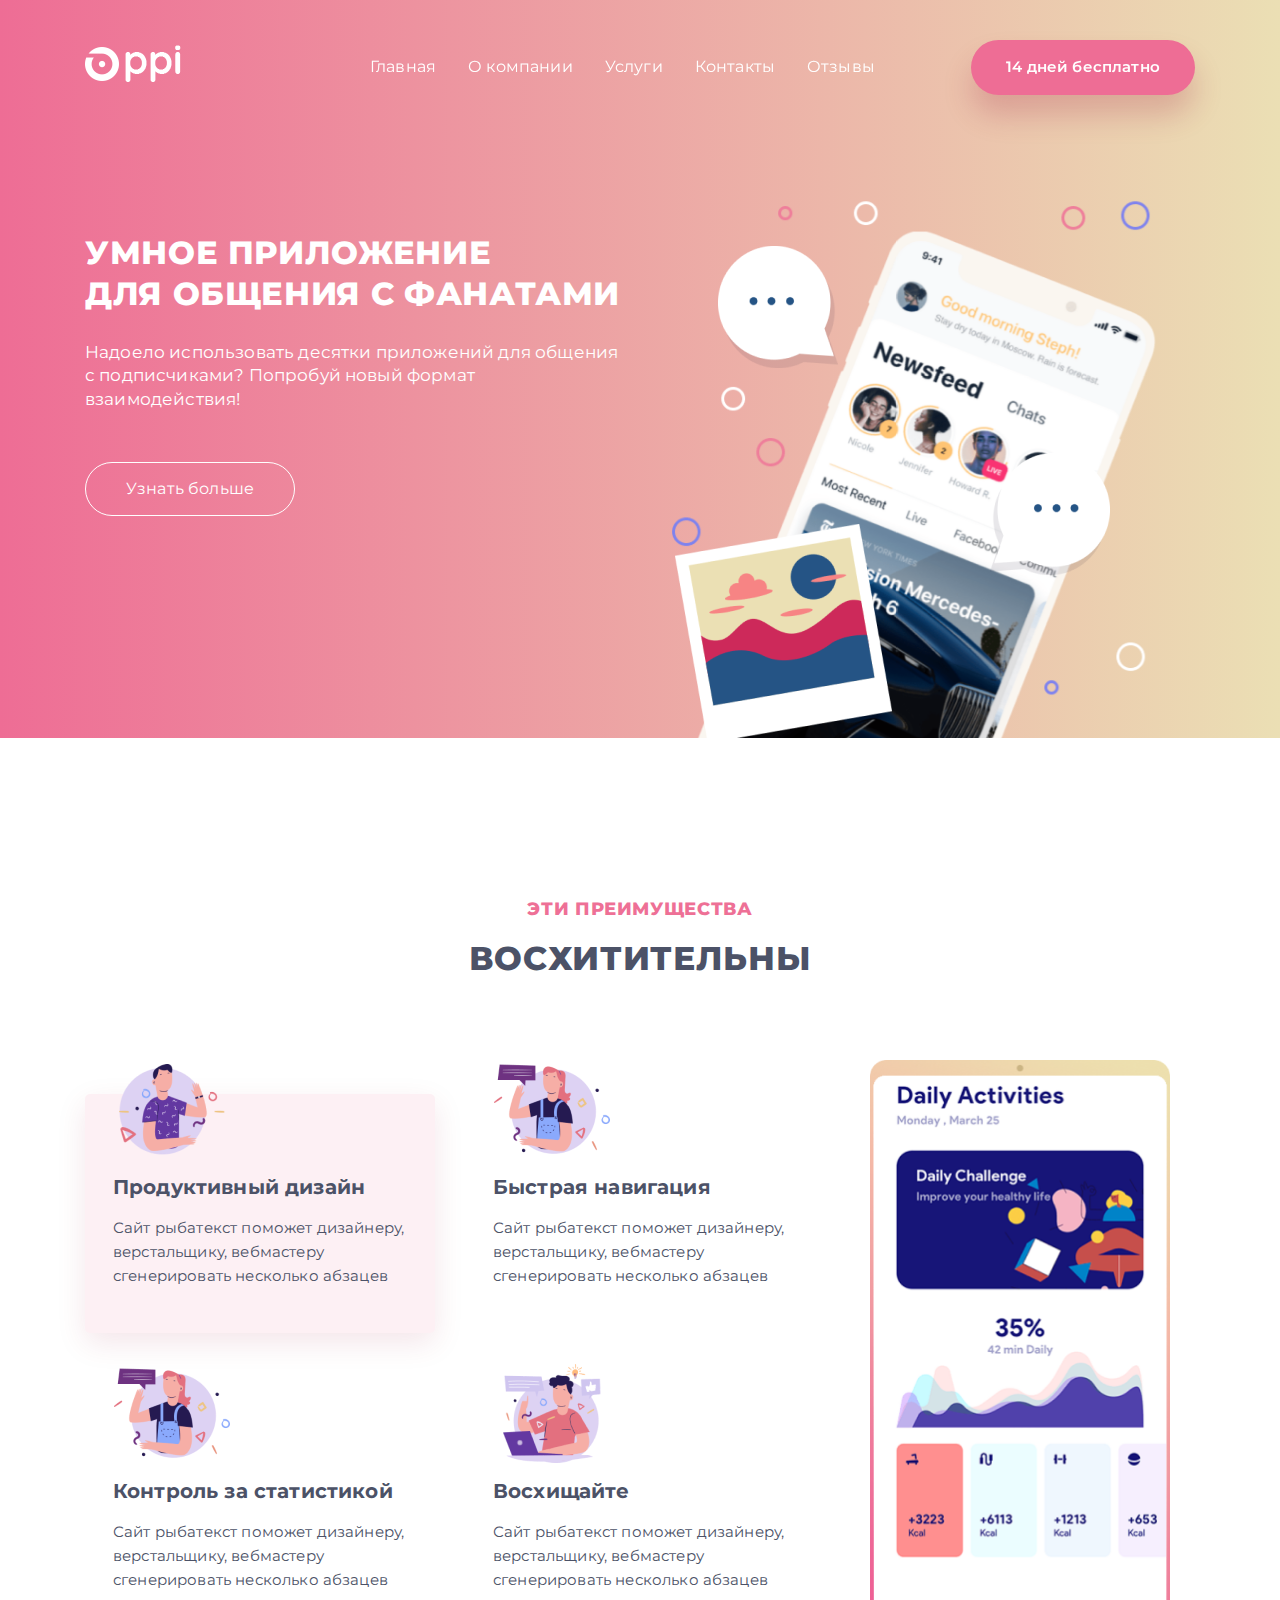
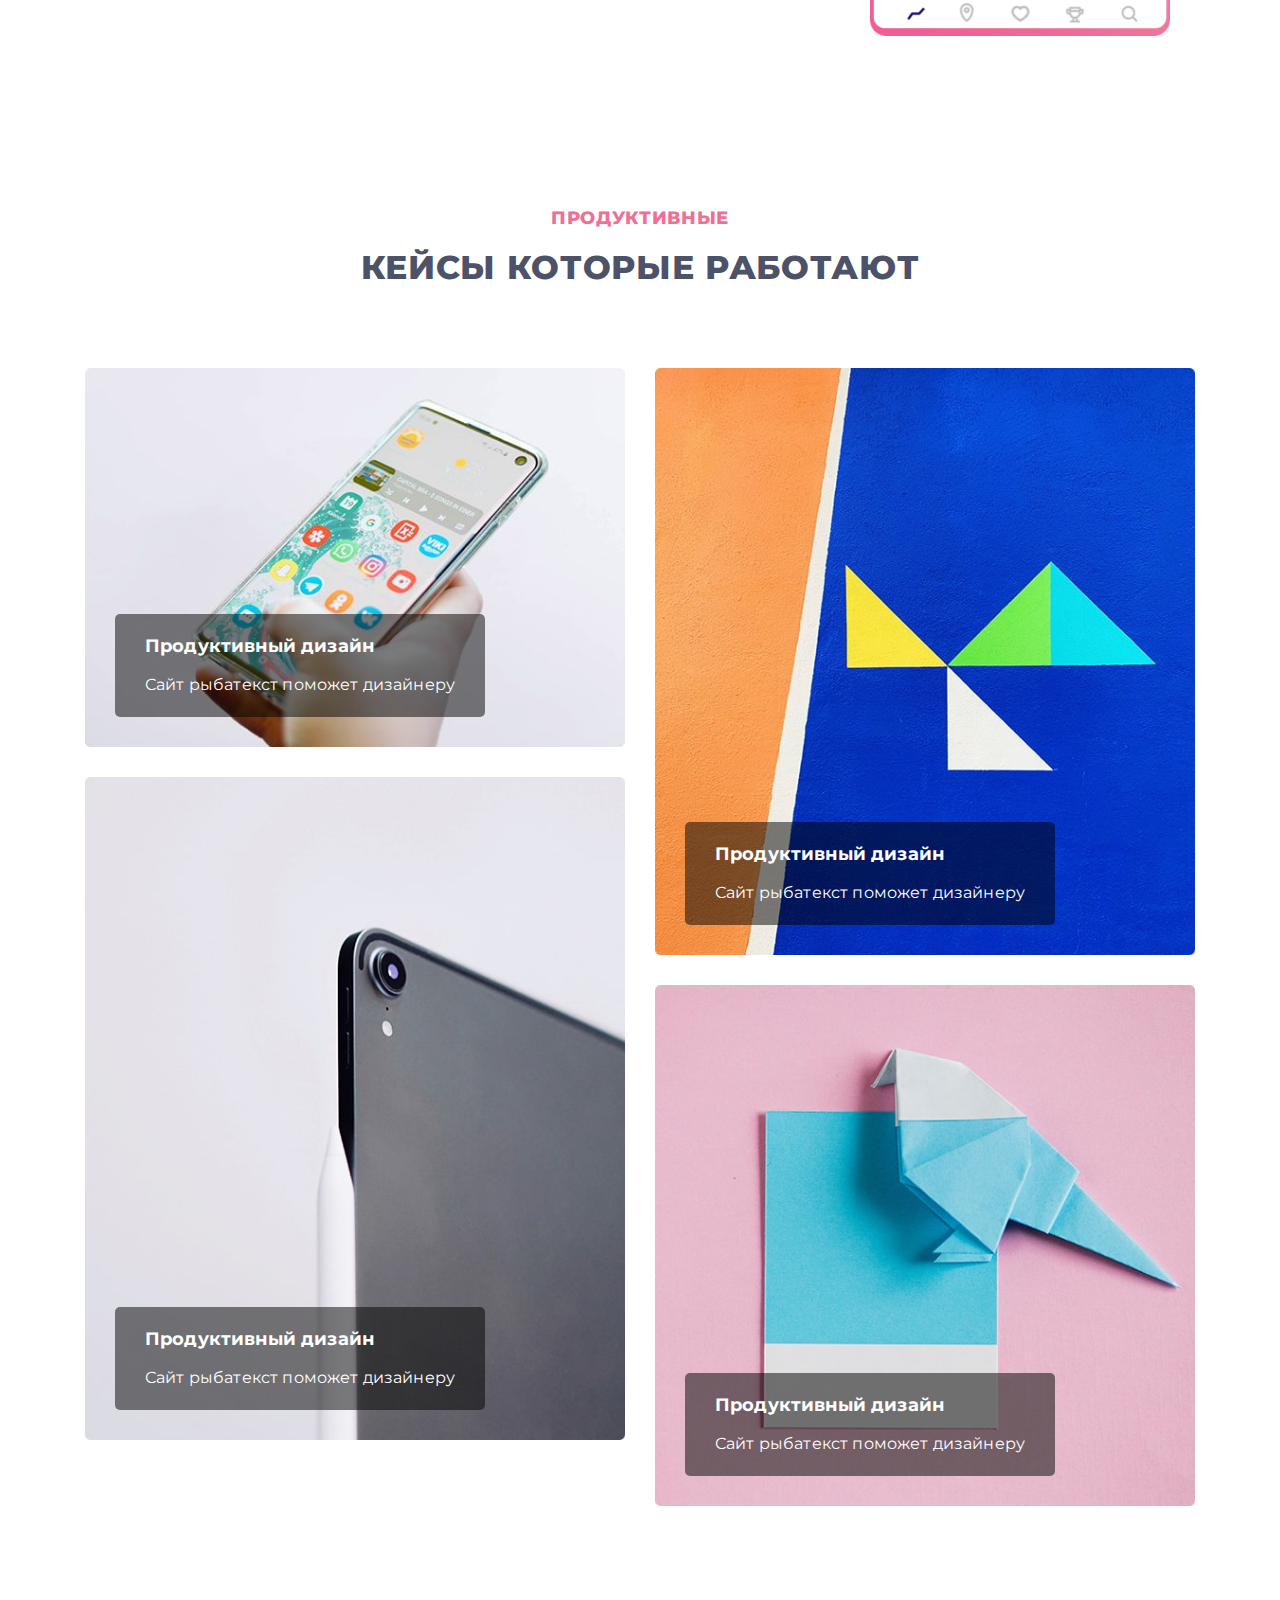
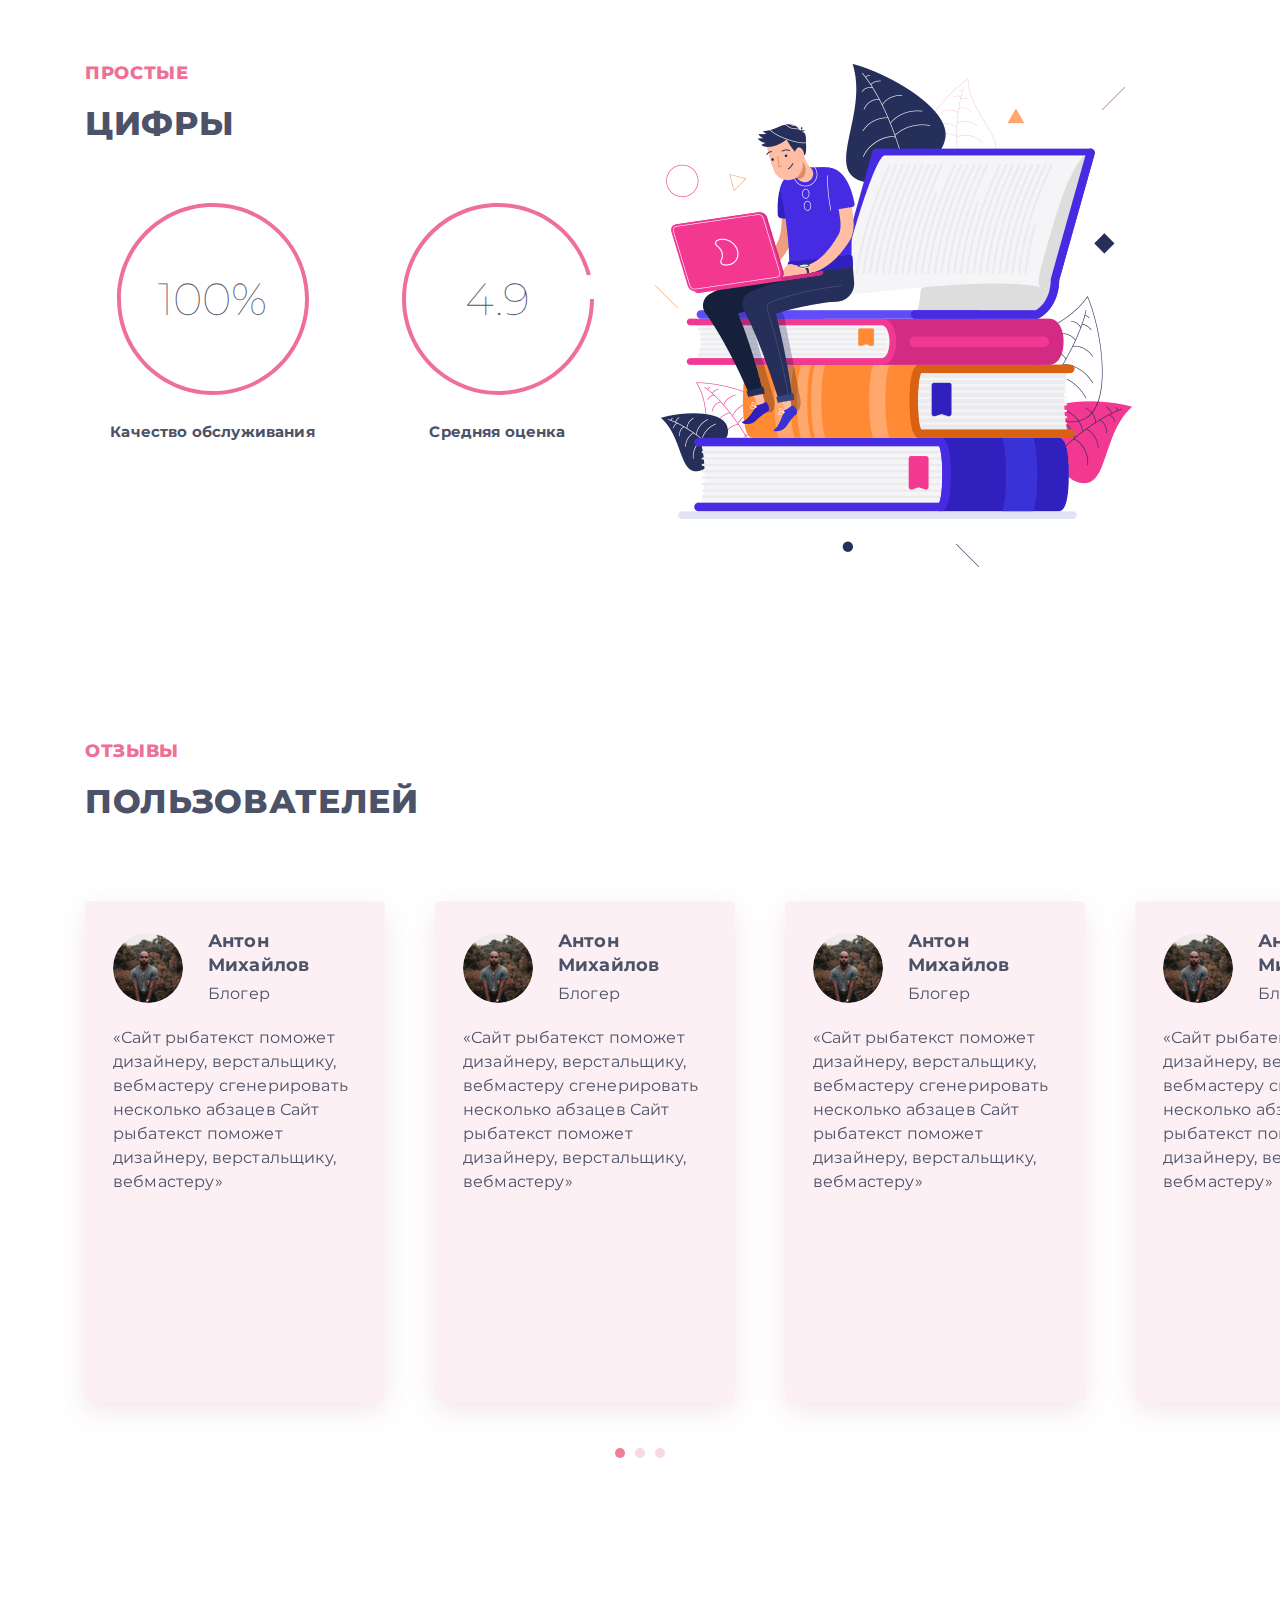
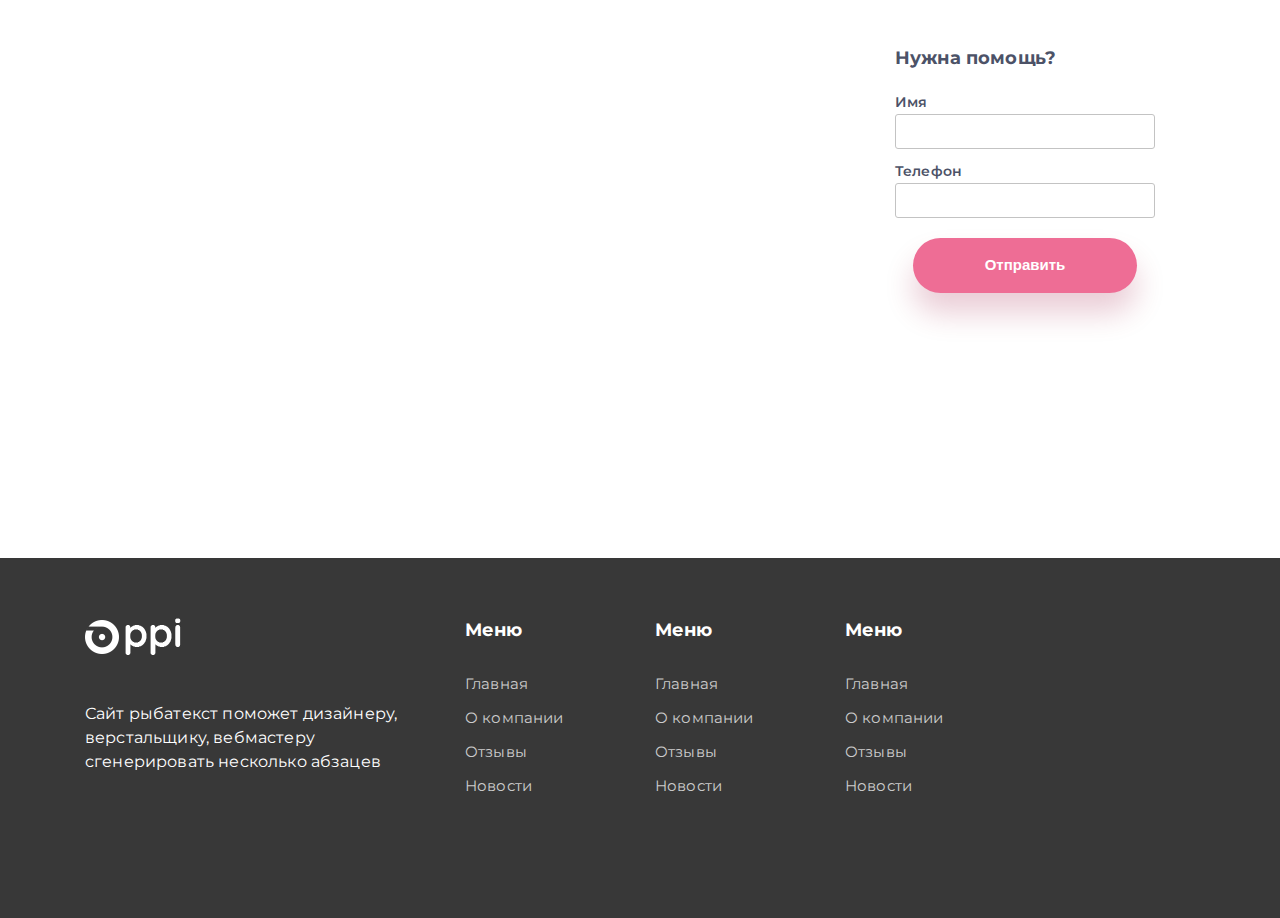
<file: lesson7/index.html>
<!DOCTYPE html>
<html lang="ru">

<head>
	<meta charset="UTF-8">
	<meta name="viewport" content="width=device-width, initial-scale=1.0">
	<meta http-equiv="X-UA-Compatible" content="ie=edge">
	<title>PPI</title>
	<link href="https://fonts.googleapis.com/css?family=Montserrat:100,400,500,700,800&display=swap" rel="stylesheet">
	<link rel="stylesheet" href="css/bootstrap-grid.css">
	<link rel="stylesheet" href="css/main.css">
	<link rel="stylesheet" href="https://unpkg.com/swiper/swiper-bundle.min.css">
	<script src="https://api-maps.yandex.ru/2.1/?apikey=e81e5104-251c-4b79-be5e-921edf1f9646&lang=ru_RU"
		type="text/javascript">
		</script>
</head>

<body>
	<!-- Первый экран -->
	<header class="header">
		<div class="container">
			<!-- Шапка -->
			<div class="head">
				<div class="row align-items-center">
					<div class="col-xl-3 col-lg-2 col-auto">
						<a href="#" class="head__logo">
							<img src="img/logo.png" alt="Логотип компании">
						</a>
					</div>
					<div class="col-xl-6 col-lg-7 col-auto d-flex align-items-center order-lg-0 order-1">
						<nav class="head__menu">
							<ul class="head__links d-flex">
								<li class="head__item">
									<a href="#" class="head__link">
										Главная
									</a>
								</li>
								<li class="head__item">
									<a href="#" class="head__link">
										О компании
									</a>
								</li>
								<li class="head__item">
									<a href="#" class="head__link">
										Услуги
									</a>
								</li>
								<li class="head__item">
									<a href="#" class="head__link">
										Контакты
									</a>
								</li>
								<li class="head__item">
									<a href="#" class="head__link">
										Отзывы
									</a>
								</li>
							</ul>
							<button type="button" class="menu-close" id="closeMenu">x</button>
						</nav>
						<div class="hamburger">
							<img src="img/hamburger.svg" alt="Гамбургер">
						</div>
					</div>
					<div class="col-lg-3 col-auto flex-grow-1 d-flex justify-content-end">
						<a href="#" class="head__btn button">
							14 дней бесплатно
						</a>
					</div>
				</div>
			</div><!-- Шапка конец -->
			<div class="row">
				<div class="col-lg-6">
					<div class="offer">
						<h1 class="offer__title">
							Умное приложение
							для&nbsp;общения с фанатами
						</h1>
						<p class="offer__disc">
							Надоело использовать десятки приложений для общения с подписчиками? Попробуй новый формат
							взаимодействия!
						</p>
						<a href="#" class="offer__link">Узнать больше</a>
					</div>
				</div>
				<div class="col-lg-6 d-flex justify-content-center">
					<div class="images" id="scene">
						<div>
							<img src="img/circles-bg.png" alt="Кольца" class="images__bg">
						</div>
						<div>
							<img src="img/phone-main.png" alt="Изображение приложения" class="images__center">
						</div>
						<div data-depth="0.6" class="layer">
							<img src="img/dialog-1.png" alt="Изображение переписки" class="images__chat-one">
						</div>
						<div data-depth="0.3" class="layer">
							<img src="img/dialog-2.png" alt="Изображение переписки" class="images__chat-two">
						</div>
						<div>
							<img src="img/pic.png" alt="Изображение снимка" class="images__pic">
						</div>
						<div>
							<img src="img/main-image-sm.png" alt="Изображение приложения" class="main-img-sm d-sm-none">
						</div>
					</div>

				</div>
			</div>
		</div>
	</header>
	<!-- Первый экран END -->

	<section class="proof">
		<div class="container">
			<div class="row">
				<div class="col-12">
					<h2 class="section__title">
						<span>Эти преимущества</span>
						Восхитительны
					</h2>
				</div>
			</div>
			<div class="row d-flex align-items-lg-start">
				<div class="col-lg-8 col-md-6">
					<div class="row cards">
						<div class="col-lg-6">
							<div class="card card-active">
								<img src="img/image 14.png" alt="Картинка преимущества" class="card__img">
								<h3 class="card__title">
									Продуктивный дизайн
								</h3>
								<p class="card__disc">
									Сайт рыбатекст поможет дизайнеру, верстальщику, вебмастеру сгенерировать несколько
									абзацев
								</p>
							</div>
						</div>
						<div class="col-lg-6">
							<div class="card">
								<img src="img/image 19.png" alt="Картинка преимущества" class="card__img">
								<h3 class="card__title">
									Быстрая навигация
								</h3>
								<p class="card__disc">
									Сайт рыбатекст поможет дизайнеру, верстальщику, вебмастеру сгенерировать несколько
									абзацев
								</p>
							</div>
						</div>
						<div class="col-lg-6">
							<div class="card">
								<img src="img/image 19.png" alt="Картинка преимущества" class="card__img">
								<h3 class="card__title">
									Контроль за статистикой
								</h3>
								<p class="card__disc">
									Сайт рыбатекст поможет дизайнеру, верстальщику, вебмастеру сгенерировать несколько
									абзацев
								</p>
							</div>
						</div>
						<div class="col-lg-6">
							<div class="card">
								<img src="img/image 14-1.png" alt="Картинка преимущества" class="card__img">
								<h3 class="card__title">
									Восхищайте
								</h3>
								<p class="card__disc">
									Сайт рыбатекст поможет дизайнеру, верстальщику, вебмастеру сгенерировать несколько
									абзацев
								</p>
							</div>
						</div>
					</div>
				</div>
				<div class="col-lg-4 col-md-6 d-flex justify-content-center align-items-center">
					<div class="tabs-contents">
						<div class="tab-content active">
							<img src="img/tabs/content_1.png" alt="Изображение приложения" class="phone img-fluid">
						</div>
						<div class="tab-content">
							<img src="img/tabs/content_2.png" alt="Изображение приложения" class="phone img-fluid">
						</div>
						<div class="tab-content">
							<img src="img/tabs/content_3.png" alt="Изображение приложения" class="phone img-fluid">
						</div>
						<div class="tab-content">
							<img src="img/tabs/content_4.png" alt="Изображение приложения" class="phone img-fluid">
						</div>
					</div>
				</div>
			</div>
		</div>
	</section>


	<section class="keys">
		<div class="container">
			<div class="row">
				<div class="col-12">
					<h2 class="section__title">
						<span>продуктивные</span>
						кейсы которые работают
					</h2>
				</div>
			</div>
			<div class="row d-flex">
				<div class="col-lg-6 column-left">
					<div class="design">
						<img src="img/image 22.png" alt="Фото телефона" class="design__img img-fluid">
						<div class="design__info">
							<h4 class="design__title">
								Продуктивный дизайн
							</h4>
							<p class="design__disc">
								Сайт рыбатекст поможет дизайнеру
							</p>
						</div>
					</div>
					<div class="design">
						<img src="img/image 23.png" alt="Фото телефона" class="design__img img-fluid">
						<div class="design__info">
							<h4 class="design__title">
								Продуктивный дизайн
							</h4>
							<p class="design__disc">
								Сайт рыбатекст поможет дизайнеру
							</p>
						</div>
					</div>
				</div>
				<div class="col-lg-6 column-right">
					<div class="design">
						<img src="img/image 21.png" alt="Фото телефона" class="design__img img-fluid">
						<div class="design__info">
							<h4 class="design__title">
								Продуктивный дизайн
							</h4>
							<p class="design__disc">
								Сайт рыбатекст поможет дизайнеру
							</p>
						</div>
					</div>
					<div class="design">
						<img src="img/image 20.png" alt="Фото телефона" class="design__img img-fluid">
						<div class="design__info">
							<h4 class="design__title">
								Продуктивный дизайн
							</h4>
							<p class="design__disc">
								Сайт рыбатекст поможет дизайнеру
							</p>
						</div>
					</div>
				</div>
			</div>
		</div>
	</section>

	<section class="numbers">
		<div class="container">
			<div class="row">
				<div class="col-lg-6">
					<h2 class="section__title">
						<span>простые</span>
						цифры
					</h2>
					<div class="row">
						<div class="col-sm-6">
							<div class="number">
								<div class="number__progress d-flex justify-content-center">
									<img src="img/circle-100.svg" alt="Progress-bar" class="number__circle">
									<span>100%</span>
								</div>
								<p class="number__desc">Качество обслуживания</p>
							</div>
						</div>
						<div class="col-sm-6">
							<div class="number">
								<div class="number__progress d-flex justify-content-center">
									<img src="img/circle-49.svg" alt="Progress-bar" class="number__circle">
									<span>4.9</span>
								</div>
								<p class="number__desc">Средняя оценка</p>
							</div>
						</div>
					</div>
				</div>
				<div class="col-lg-6">
					<img src="img/student.png" alt="Изображение студента" class="img-fluid illustration">
				</div>
			</div>
		</div>
	</section>

	<section class="reviews">
		<div class="container">
			<div class="row">
				<div class="col-12">
					<h2 class="section__title">
						<span>отзывы</span>
						пользователей
					</h2>
					<!-- Слайдер -->
					<div class="slider swiper-container">
						<div class="slider__list swiper-wrapper">
							<div class="person swiper-slide">
								<div class="person__headline d-flex align-items-center">
									<img src="img/person.png" alt="" class="person__pic">
									<div class="person__info">
										<h5 class="preson__name">Антон Михайлов</h5>
										<span class="person__position">Блогер</span>
									</div>
								</div>
								<p class="person__speach">«Сайт рыбатекст поможет дизайнеру, верстальщику, вебмастеру
									сгенерировать несколько абзацев Сайт рыбатекст поможет дизайнеру, верстальщику,
									вебмастеру»</p>
							</div>

							<div class="person swiper-slide">
								<!-- Один отзыв -->
								<div class="person__headline d-flex align-items-center">
									<img src="img/person.png" alt="" class="person__pic">
									<div class="person__info">
										<h5 class="preson__name">Антон Михайлов</h5>
										<span class="person__position">Блогер</span>
									</div>
								</div>
								<p class="person__speach">«Сайт рыбатекст поможет дизайнеру, верстальщику, вебмастеру
									сгенерировать несколько абзацев Сайт рыбатекст поможет дизайнеру, верстальщику,
									вебмастеру»</p>
							</div><!-- Один отзыв конец-->

							<div class="person swiper-slide">
								<div class="person__headline d-flex align-items-center">
									<img src="img/person.png" alt="" class="person__pic">
									<div class="person__info">
										<h5 class="preson__name">Антон Михайлов</h5>
										<span class="person__position">Блогер</span>
									</div>
								</div>
								<p class="person__speach">«Сайт рыбатекст поможет дизайнеру, верстальщику, вебмастеру
									сгенерировать несколько абзацев Сайт рыбатекст поможет дизайнеру, верстальщику,
									вебмастеру»</p>
							</div>

							<div class="person swiper-slide">
								<!-- Один отзыв -->
								<div class="person__headline d-flex align-items-center">
									<img src="img/person.png" alt="" class="person__pic">
									<div class="person__info">
										<h5 class="preson__name">Антон Михайлов</h5>
										<span class="person__position">Блогер</span>
									</div>
								</div>
								<p class="person__speach">«Сайт рыбатекст поможет дизайнеру, верстальщику, вебмастеру
									сгенерировать несколько абзацев Сайт рыбатекст поможет дизайнеру, верстальщику,
									вебмастеру»</p>
							</div><!-- Один отзыв конец-->

							<div class="person swiper-slide">
								<div class="person__headline d-flex align-items-center">
									<img src="img/person.png" alt="" class="person__pic">
									<div class="person__info">
										<h5 class="preson__name">Антон Михайлов</h5>
										<span class="person__position">Блогер</span>
									</div>
								</div>
								<p class="person__speach">«Сайт рыбатекст поможет дизайнеру, верстальщику, вебмастеру
									сгенерировать несколько абзацев Сайт рыбатекст поможет дизайнеру, верстальщику,
									вебмастеру»</p>
							</div>
						</div>
						<!-- Навигация по слайдеру -->
						<ul class="dots">
							<li class="active">
								<button type="button"></button>
							</li>
							<li class="slick-active">
								<button type="button"></button>
							</li>
							<li>
								<button type="button"></button>
							</li>
						</ul>
					</div>
				</div>
			</div>
		</div>
	</section>

	<!-- Карта с формой -->

	<section class="map">
		<div class="container-fluid">
			<div class="map-block" id="map"></div>
		</div>
		<div class="container">
			<div class="row">
				<div class="col-12">
					<form class="form" method="get" id="form-help">
						<h5 class="form__title">Нужна помощь?</h5>
						<div class="form__field">
							<label for="name">Имя</label>
							<input type="text" id="name" name="firstName" required>
						</div>
						<div class="form__field">
							<label for="tel">Телефон</label>
							<input type="number" id="phone" name="phoneNumber" required>
						</div>
						<button type="submit" class="form__btn button" id="submit-help">
							Отправить
						</button>
					</form>
				</div>
			</div>
		</div>
	</section>

	<footer class="footer">
		<div class="container">
			<div class="row">
				<div class="col-lg-4">
					<a href="#" class="logo">
						<img src="img/logo.png" alt="Логотип компании">
					</a>
					<p class="footer-text">
						Сайт рыбатекст поможет дизайнеру, верстальщику, вебмастеру сгенерировать несколько абзацев
					</p>
				</div>
				<div class="col-lg-2 col-md-4 col-sm-6">
					<nav class="menu">
						<h5 class="menu__title">Меню</h5>
						<ul class="menu__list">
							<li>
								<a href="#">Главная</a>
							</li>
							<li>
								<a href="#">О компании</a>
							</li>
							<li>
								<a href="#">Отзывы</a>
							</li>
							<li>
								<a href="#">Новости</a>
							</li>
						</ul>
					</nav>
				</div>
				<div class="col-lg-2 col-md-4 col-sm-6">
					<nav class="menu">
						<h5 class="menu__title">Меню</h5>
						<ul class="menu__list">
							<li>
								<a href="#">Главная</a>
							</li>
							<li>
								<a href="#">О компании</a>
							</li>
							<li>
								<a href="#">Отзывы</a>
							</li>
							<li>
								<a href="#">Новости</a>
							</li>
						</ul>
					</nav>
				</div>
				<div class="col-lg-2 col-md-4 col-sm-6">
					<nav class="menu">
						<h5 class="menu__title">Меню</h5>
						<ul class="menu__list">
							<li>
								<a href="#">Главная</a>
							</li>
							<li>
								<a href="#">О компании</a>
							</li>
							<li>
								<a href="#">Отзывы</a>
							</li>
							<li>
								<a href="#">Новости</a>
							</li>
						</ul>
					</nav>
				</div>
			</div>
		</div>
	</footer>
	<script src="js/jquery-3.5.1.min.js"></script>
	<script src="js/bootstrap.min.js"></script>
	<script src="js/parallax.js"></script>
	<script src="https://unpkg.com/swiper/swiper-bundle.min.js"></script>
	<script src="js/jquery.validate.min.js"></script>
	<script src="js/main.js"></script>
</body>

</html>
</file>
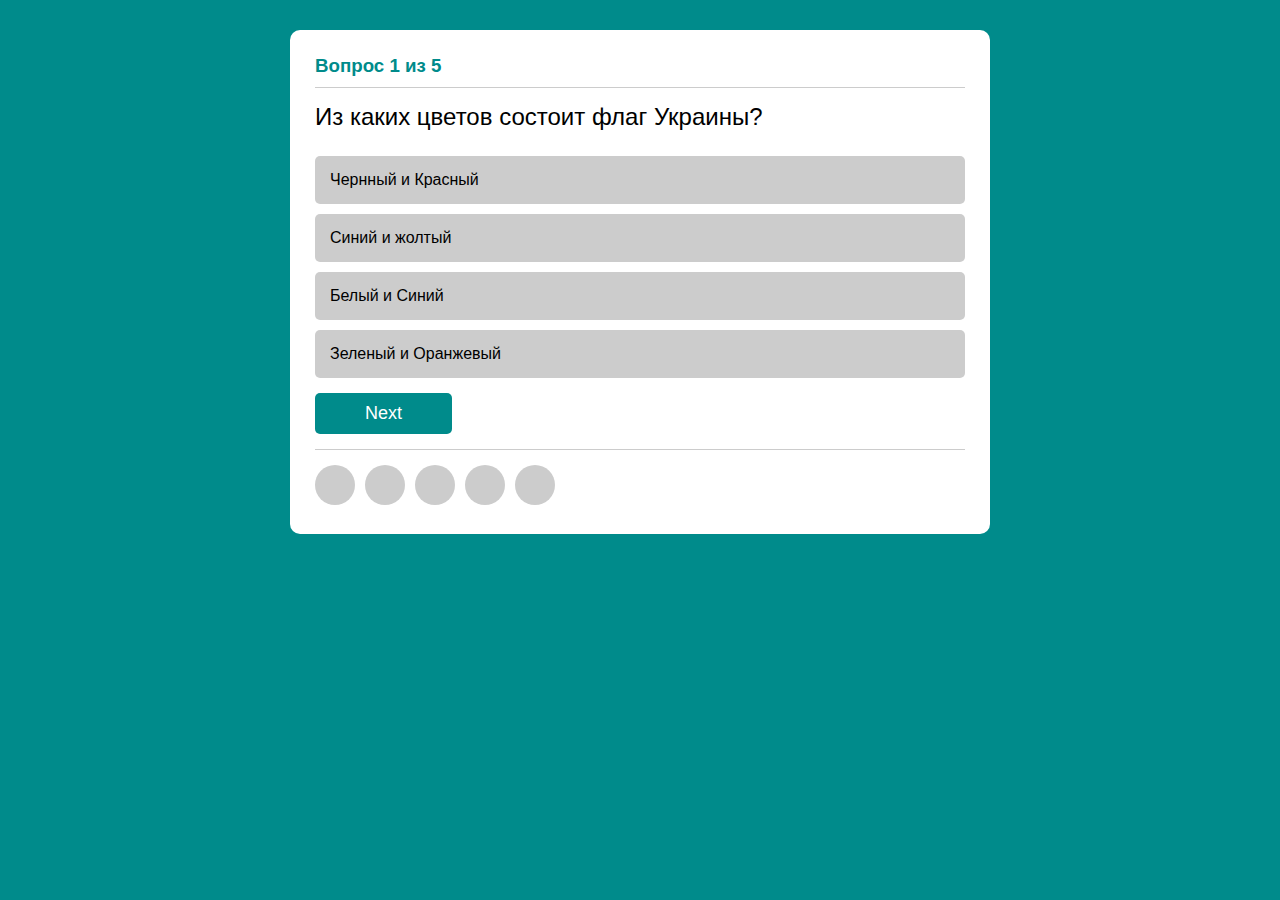
<file: quiz/index.html>
<!DOCTYPE html>
<html lang="en">
<head>
    <meta charset="UTF-8">
    <meta name="viewport" content="width=device-width, initial-scale=1.0">
    <meta http-equiv="X-UA-Compatible" content="ie=edge">
    <title>Quiz</title>
	<link rel="stylesheet" href="style.css">
</head>
<body>
    <div class="quiz-over-modal">
        <div class="content">
            <h1>Хороший результат !</h1>
            <p>Ты ответил на 
                <span id="correct-answer"></span> из 
                <span id="number-of-all-questions-2"></span> вопроса
            </p>
            <button id="btn-try-again">Попробуй снова</button>
        </div>
    </div>
    <div class="quiz-container">
        <div class="question-number">
            <h3>Вопрос 
                <span id="number-of-question"></span>
                из
                <span id="number-of-all-questions"></span>
            </h3>
        </div>
        <div id="question"></div>
        <div class="options">
            <div data-id="0" class="option option1"></div>
            <div data-id="1" class="option option2"></div>
            <div data-id="2" class="option option3"></div>
            <div data-id="3" class="option option4"></div>
        </div>
        <div class="button">
            <button id="btn-next">Next</button>
        </div>
        <div id="answers-tracker">
            
        </div>
    </div>
    <script src="main.js"></script>
</body>
</html>
</file>
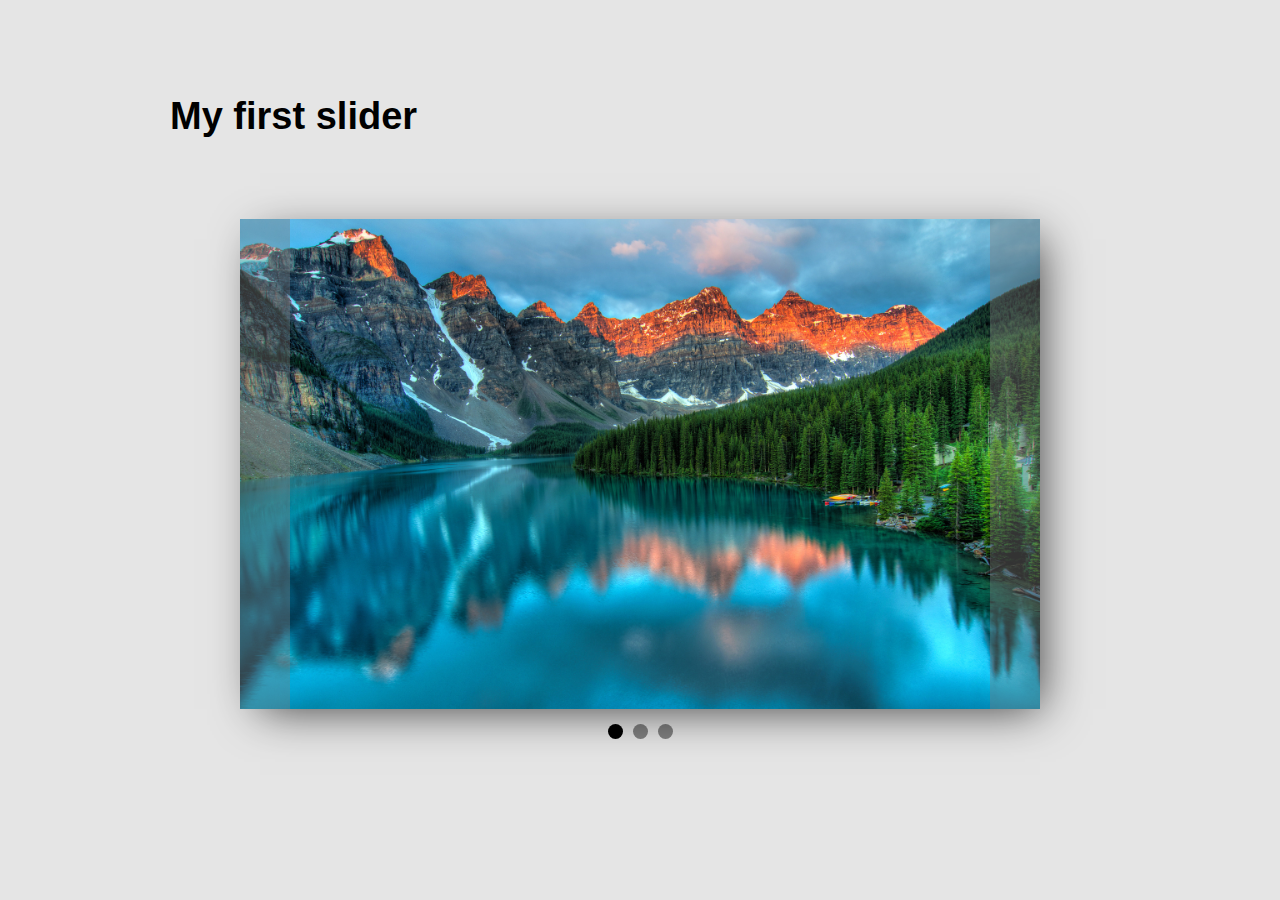
<file: lesson4/slider/index.html>
<!DOCTYPE html>
<html lang="en">
<head>
    <meta charset="UTF-8">
    <meta name="viewport" content="width=device-width, initial-scale=1.0">
    <meta http-equiv="X-UA-Compatible" content="ie=edge">
    <title>SLider</title>
    <link rel="stylesheet" href="style.css">
</head>
<body>
    <h1>My first slider</h1>
    <div class="flex-wrapper">
        <div class="slider-wrapper">
            <div class="slide active">
                <img src="img_1.jpg" alt="">
            </div>
            <div class="slide">
                <img src="img_2.jpg" alt="">
            </div>
            <div class="slide">
                <img src="img_3.jpg" alt="">
            </div>
            <div id="btn-prev"></div>
            <div id="btn-next"></div>
        </div>
    </div>
    <div class="dots-wrapper">
        <span class="dot active"></span>
        <span class="dot"></span>
        <span class="dot"></span>
    </div>
    <script src="main.js"></script>
</body>
</html>
</file>
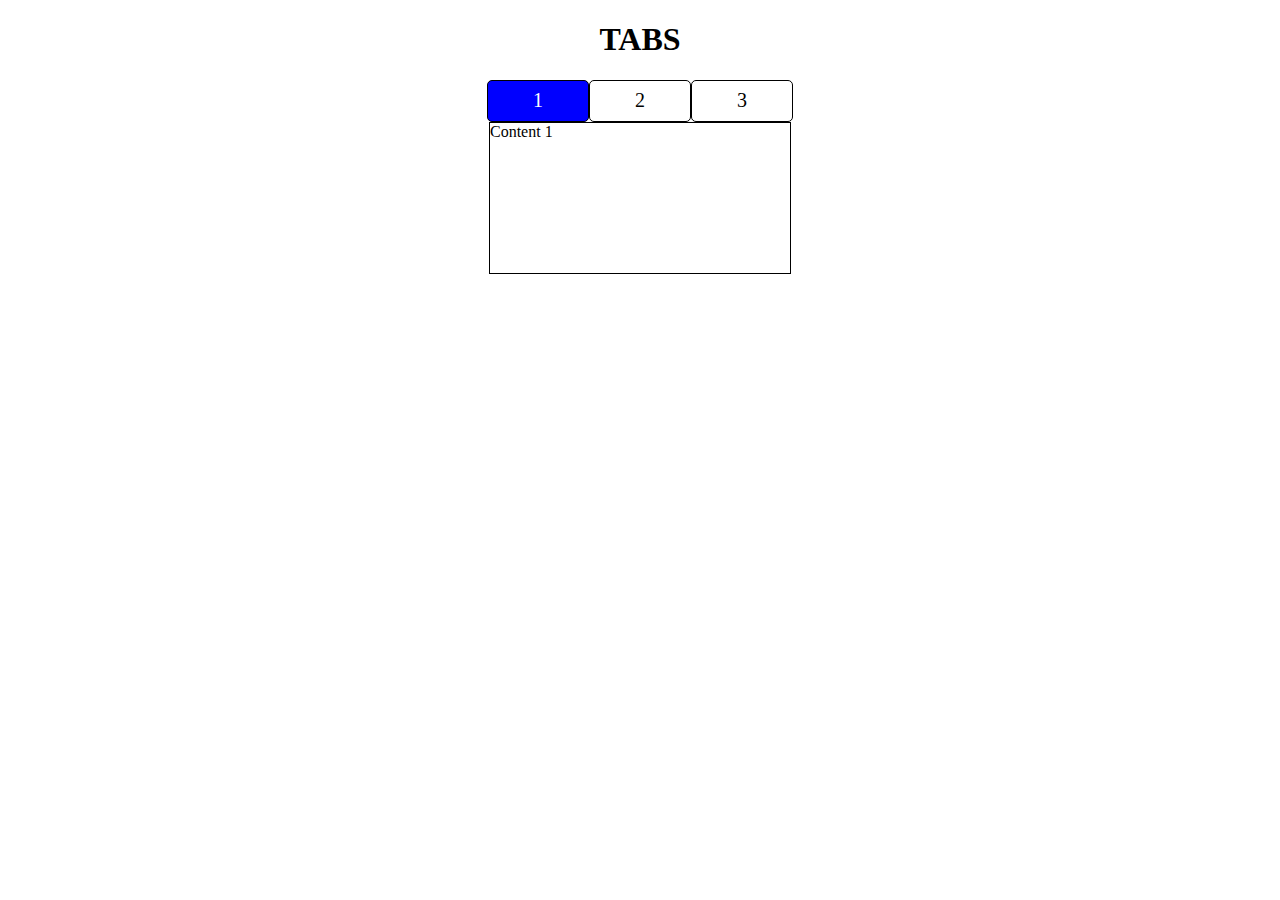
<file: lesson4/tabs/index.html>
<!DOCTYPE html>
<html lang="en">

<head>
    <meta charset="UTF-8">
    <meta name="viewport" content="width=device-width, initial-scale=1.0">
    <meta http-equiv="X-UA-Compatible" content="ie=edge">
    <title>2.Tabs</title>
    <link rel="stylesheet" href="style.css">
</head>

<body>
    <h1>TABS</h1>
    <div class="tabs-block-wrapper">
        <div id="tabs">
            <div class="tab-btn active" data-btn="1">1</div>
            <div class="tab-btn" data-btn="2">2</div>
            <div class="tab-btn" data-btn="3">3</div>
        </div>
        <div id="contents">
            <div class="content active" data-content="1">Content 1</div>
            <div class="content" data-content="2">Content 2</div>
            <div class="content" data-content="3">
                <p>Content 3</p>
                <div id="tabs-inner">
                    <div class="tab-btn active" data-btn="1">1</div>
                    <div class="tab-btn" data-btn="2">2</div>
                </div>
                <div id="contents-inner">
                    <div class="content-inner red active" data-content="1">Content 1</div>
                    <div class="content-inner green" data-content="2">Content 2</div>
                </div>
            </div>
        </div>
        <script src="index.js"></script>
</body>

</html>
</file>
<file: lesson7/css/main.css>
body, p, div, li, ul, a, h1, h2, h3, h4, h5, h6, span, button, input {
	padding: 0;
	margin: 0;
}

div {
	box-sizing: border-box;
}

ul, li {
	list-style: none;
}

a { 
	text-decoration: none;
	color: #fff;
}

body {
	font-family: 'Montserrat', sans-serif;
	font-size: 16px;
	line-height: 150%;
	letter-spacing: 0.01em;
	color: #4C5267;
}

.section__title {
	font-weight: 800;
	font-size: 33px;
	line-height: 150%;
	text-align: center;
	letter-spacing: 0.02em;
	text-transform: uppercase;
	margin-bottom: 75px;
}
.section__title span {
	color: #EE7096;
	font-size: 18px;
	display: block;
}

section {
	padding: 80px 0;
}
.img-fluid {
	width: 100%;
	height: auto;
}

.button {
	font-weight: 600;
	font-size: 15px;
	line-height: 150%;
	background: #EE6D95;
	box-shadow: 0px 20px 30px rgba(150, 6, 52, 0.2);
	border-radius: 30px;
	padding: 16px 0;
	text-align: center;
	display: block;
	transition: box-shadow .3s ease;
	width: 100%;
	border: none;
	color: #fff;
	max-width: 224px;
}

.button:hover {
	box-shadow: 0px 10px 10px rgba(150, 6, 52, 0.2);
}

.button:active {
	box-shadow: 0px 5px 5px rgba(150, 6, 52, 0.2);
}

/* Первый экран  */

.header {
	background: linear-gradient(90deg, #EE6D95 0%, #EBDFB4 100%);
	overflow: hidden;
}

.head {
	padding: 40px 0;
	position: relative;
	z-index: 1;
}



.head.active {
	position: fixed;
	max-width: 960px;
	width: 100%;
} 



.head li a {
	transition: color .3s ease;
}

.head li a:hover {
	color: #6e3281;
}

.head__menu {
	position: relative;
}

.head__item:not(:last-child) {
	margin-right: 32px;
}

.hamburger {
	display: none;
}

.hamburger img {
	display: block;
}

.menu-close {
	position: absolute;
	top: 10px;
	right: 15px;
	display: none;
	background: none;
	border: none;
	font-size: 26px;
	font-weight: 700;
	color: #858585;
}

.offer {
	color: #fff;
	margin-top: 97px;
}

.offer__title {
	font-weight: 800;
	font-size: 32px;
	line-height: 130%;
	letter-spacing: 0.02em;
	text-transform: uppercase;
}
.offer__disc {
	font-size: 17px;
	line-height: 140%;
	margin-top: 26px;
}

.offer__link {
	padding: 14px 40px;
	border: 1px solid #FFFFFF;
	box-sizing: border-box;
	border-radius: 30px;
	display: inline-block;
	margin-top: 50px;
	transition: all .5s ease;
}

.offer__link:hover {
	color: #6e3281;
	border-color: #6e3281;
}

.images {
	position: relative;
}
.images__center, .images__bg, .main-img-sm{
	display: block;
	width: 100%;
}
.images__bg, .images__chat-one, .images__chat-two, .images__pic {
	position: absolute;
}

.images__bg {
	top: 0;
	left: 0;
}

.images__chat-one {
	right: 85px;
	bottom: 163px;
}

.images__chat-two {
	left: 63px;
	top: 111px;
}

 .images__pic {
	bottom: 0;
	left: 20px;
 }


/* вторая секция */


.proof {
	padding-top: 147px;
}

.proof .section__title {
	margin-bottom: 76px;
}
.cards {
	padding-top: 34px;
}
.card-active {
	background: #FDF0F4;
	box-shadow: 0px 10px 30px rgba(150, 6, 52, 0.1);
	border-radius: 5px;
}

.card {
	padding: 81px 28px 45px;
	margin-bottom: 65px;
}

.card__img {
	position: absolute;
	top: -34px;
	left: 44px;
}

.card__title {
	font-size: 20px;
	margin-bottom: 17px;
}

.card__disc {
	font-size: 15px;
}

.card-mb35 {
	margin-bottom: 35px;
}

.phone {
	max-width: 300px;
}

.tab-content {
	display: none;	
}

.tab-content.active {
	display: block;
}

/* третья секция */

.keys {
	padding: 12px 0 33px;
}

.design {
	position: relative;
	max-width: 570px;
	margin: 0 auto 30px;
}

.design img {
	display: block;
}

.design__info {
	background: rgba(0, 0, 0, 0.5);
	border-radius: 5px;
	padding: 20px 30px;
	color: #fff;
	position: absolute;
	bottom: 30px;
	left: 30px;
	max-width: calc(100% - 50px);
	/*Это нужно для того, чтобы текстовый блок при большом количестве не прилипал к правому краю родительского блока*/
}
.design__title {
	font-size: 18px;
	margin-bottom: 15px;
}

/* Четвертая секция */


.numbers .section__title { 
	text-align: left;
	margin-bottom: 55px;
}

.number__progress {
	position: relative;
}

.number__progress span{
	font-weight: 100;
	font-size: 45px;
	position: absolute;
	top: 50%;
	left: 50%;
	transform: translate(-50%, -50%);
}

.number__desc {
	font-weight: 700;
	font-size: 15px;
	text-align: center;
	margin-top: 25px;
}

.illustration {
	max-width: 477px;
	margin-top: 15px;
	display: block;
}

/*Отзывы*/

.reviews {
	padding-bottom: 65px;
}

.reviews .section__title{
	text-align: left;
}

.slider {
	width: 100%;
	height: 500px;
}

.slider__list {
	padding-bottom: 40px;
}

.person {
	background: #FDF0F4;
	width: 100%;
	max-width: 300px;
	border-radius: 5px;
	padding: 28px 20px 50px 28px;
	box-shadow: 0px 10px 30px rgba(150, 6, 52, 0.1);
}

.person__pic {
	width: 70px;
	height: 70px;
	border-radius: 50%;
	object-fit: cover;
	margin-right: 25px;
	display: block;
}

.preson__name {
	font-size: 18px;
	font-weight: 700;
	margin-bottom: 5px;
}

.person__position {
	font-size: 16px;
	display: block;
}

.person p {
	font-size: 16px;
	margin-top: 20px;
}

.dots {
	display: flex;
	justify-content: center;
}

.dots li:not(:last-child) {
	margin-right: 10px;
}

.dots li button {
	width: 10px;
	height: 10px;
	background-color: #ee7e9a;
	opacity: 0.3;
	border-radius: 50%;
	font-size: 0;
	transition: all 1s ease;
	border: none;
}

.dots li.active button {
	opacity: 1;
}

/*Карта*/

.map {
	padding-bottom: 162px;
}

.map-block {
	width: 100%;
	height: 450px;
}

.map .container-fluid {
	min-height: 450px;
	padding: 0;
}

.form {
	padding: 30px;
	position: absolute;
	width: 320px;
	background: #FFFFFF;
	border-radius: 5px;
	right: 25px;
	top: -380px;
}

.form__title {
	font-size: 18px;
	font-weight: 700;
	margin-bottom: 20px;
}

.form__field {
	margin-top: 10px;
}

.form label {
	display: block;
	font-size: 14px;
	color: #4C5267;
	font-weight: 600;
}

.form input {
	border: 1px solid #C3C3C3;
	border-radius: 3px;
	width: 100%;
	display: block;
	height: 35px;
	padding: 0 5px 0 10px;
	font-size: 15px;
}
.form input:focus, button:focus {
	outline: none;
}

.form__btn {
	cursor: pointer;
	margin: 20px auto 0;
}

form .error {
	color: #ff0000;
}
/* Футер */

.footer {
	background-color: #383838;
	color: #fff;
	padding: 60px 0 110px;
}

.footer-text {
	margin-top: 40px;
	max-width: 345px;
}

.menu__title {
	font-size: 18px;
	font-weight: 700;
	margin-bottom: 30px;
}

.menu li {
	margin-bottom: 10px;
}

.menu a {
	color: #ccc;
	font-size: 15px;
	display: block;
	transition: color .3s ease;
}

.menu a:hover {
	color: #fff;
}

/* Медиа */

@media screen and (max-width: 991px) {
	.hamburger {
		display: block;
	}

	.head__menu {
		display: none;
		position: absolute;
		background-color: #fff;
		border-radius: 5px;
		width: 181px;
		height: 252px;
		right: 0;
		top: 55px;
		padding: 55px 5px 20px 35px;
	}

	.head__item:not(:last-child) {
		margin-right: 0;
	}

	.head__menu li {
		margin-bottom: 10px;
	}

	.head__menu a {
		font-size: 15px;
		color: #4C5267;
	}

	.head__links {
		flex-direction: column;
	}

	.menu-close {
		display: block;
	}

	.images {
		max-height: 390px;
	}

	.images__pic,.images__chat-one {
		display: none;
	}
	
	.illustration {
		margin: 30px auto 0;
	}
	.menu {
		margin-top: 60px;
	}
	.person:nth-child(2) {
		display: none;
	}
	.form {
		position: static;
		width: 100%;
		max-width: 450px;
		box-shadow: 0px 10px 30px rgba(0, 6, 52, 0.1);
		margin: 30px auto 0;
	}
	.map {
		padding-bottom: 80px;
	}
}

@media screen and (max-width: 767px) {
	.person:not(:last-child) {
		margin-right: 0;
	}
	.person:nth-child(3) {
		display: none;
	}
}

@media screen and (max-width: 575px) {
	.images__chat-two, .images__center, .images__bg {
		display: none;
	}
	.images {
		max-height: none;
	}
	.section__title {
		font-size: 25px;
	}
	.number {
		margin-bottom: 60px;
	}
	.illustration {
		margin-top: 0;
	}
}

@media screen and (max-width: 480px) {
	.offer {
		margin-top: 60px;
	}
	.offer__title {
		font-size: 25px;
	}
	.head__btn {
		display: none;
	}
	.design__info {
		max-width: none;
		left: 0;
		bottom: 0;
		width: 100%;
		background-color: #808080;
	}
}

@media screen and (max-width: 380px) {
	.offer__title {
		font-size: 22px;
	}
	.section__title {
		font-size: 22px;
	}
}
</file>
<file: quiz/style.css>
body {
    margin: 0;
    background-color: darkcyan;
    font-family: sans-serif;
}

* {
    box-sizing: border-box;
}

.quiz-container {
    max-width: 700px;
    min-height: 497px;
    background-color: #ffffff;
    margin: 30px auto;
    border-radius: 10px;
    padding: 25px; 
}

.question-number h3 {
    color: darkcyan;
    border-bottom: 1px solid #ccc;
    margin: 0;
    padding-bottom:  10px;
}

#question {
    font-size: 24px;
    color: #000000;
    padding: 15px 0;
    margin-bottom: 10px;
}

.options {
    margin-bottom: 15px;
}

.options div {
    background-color: #cccccc;
    font-size: 16px;
    color: #000000;
    margin-bottom: 10px;
    border-radius: 5px;
    padding: 15px;
    cursor: pointer;
    transition: all .2s ease-in-out;
}

.options div:hover {
    background-color: #ccccccaf;
}

.options div.correct {
    color: #ffffff;
    background-color: green;
}

.options div.wrong {
    color: #ffffff;
    background-color: red;
}

.options div.disabled {
    pointer-events: none;
}

.button #btn-next {
    padding: 10px 50px;
    background-color: darkcyan;
    font-size: 18px;
    color: #ffffff;
    border: none; 
    border-radius: 5px;
    cursor: pointer;
    transition: all .2s ease-in-out;
    margin-bottom: 15px;
}

.button #btn-next:hover {
    background-color: #009687b6;
}

#answers-tracker {
    border-top: 1px solid #cccccc;
    padding-top: 15px;
}

#answers-tracker div{
    height:  40px;
    width: 40px;
    background-color: #cccccc;
    display: inline-block;
    border-radius: 50%;
    margin-right: 10px;
}

#answers-tracker div.correct {
    background-color: green;
}

#answers-tracker div.wrong {
    background-color: red;
}

.quiz-over-modal {
    position: fixed;
    left: 0;
    top: 0;
    width: 100%;
    height: 100%;
    background-color: rgba(0, 0, 0, 0.9);
    z-index: 10;
    display: none;
    align-items: center;
    justify-content: center;
}

.quiz-over-modal.active {
    display: flex;
}

.quiz-over-modal .content {
    background-color: darkcyan;
    padding: 30px;
    border-radius: 10px;
    flex-basis: 700px;
    max-width: 700px;
    color: #ffffff;
    text-align: center;
}

.quiz-over-modal .content h1 {
    font-size: 36px;
    margin: 0 0 20px;
}

.quiz-over-modal .content button {
    padding: 15px 50px;
    border: none;
    background-color: #ff9800;
    transition: all .2s ease-in-out;
    border-radius: 5px;
    cursor: pointer;
    font-size: 20px;
    color: #ffffff;
}

.quiz-over-modal .content button:hover {
    background-color: #ff9900b4;
}
</file>
<file: lesson4/slider/style.css>
* {
    font-family: 'Montserrat', sans-serif;
}
html {
    margin: 0;
    padding: 0;
}
body {
    background-color: #E5E5E5;
    padding-top: 85px;
}
h1 {
    padding-left: 162px;
    font-weight: bold;
    font-size: 38px;
    line-height: 46px;
    color: #000000;
    margin: 0;
    margin-bottom: 80px;
}

.flex-wrapper {
    width: 100%;
    display: flex;
    justify-content: center;
}

.slider-wrapper {
    max-width: 800px;
    width: 100%;
    height: 490px;
    position: relative;
    box-shadow: 10px 10px 44px -10px rgba(0,0,0,0.75);
}

#btn-prev, #btn-next {
    position: absolute;
    left: 0;
    top: 0;
    height: 100%;
    width: 50px;
    background-color: gray;
    opacity: 0.4;
    cursor: pointer;
    transition: opacity .2s ease-in-out;
}

#btn-prev:hover, #btn-next:hover {
    opacity: 0.6;
}


#btn-next {
    left: auto;
    right: 0;
}

.slide {
    width: 100%;
    height: 100%;
    display: none;
}

.slide.active {
    display: block;
}

img {
    width: 100%;
    height: 100%;
}

.dots-wrapper {
    display: flex;
    justify-content: center;
    margin-top: 15px;
}

.dot.active {
    background-color: #000000;
}

span {
    width: 15px;
    height: 15px;
    border-radius: 50%;
    background-color: gray; 
    margin-right: 10px;
    cursor: pointer;
}
span:last-child{
    margin-right: 0;
}
</file>
<file: lesson4/tabs/style.css>
h1 {
    width: 100%;
    text-align: center;
}
.tabs-block-wrapper {
    width: 100%;
    display: flex;
    justify-content: center;
    align-items: center;
    flex-flow: column;
}
#tabs {
    display: flex;
}
.tab-btn {
    width: 100px;
    height: 40px;
    font-size: 20px;
    display: flex;
    justify-content: center;
    align-items: center;
    border: 1px solid black;
    border-radius: 5px;
}
.tab-btn.active {
    background-color: blue;
    color: #ffffff;
}

#contents {
    max-width: 300px;
    width: 100%;
    height: 150px;
    border: 1px solid black;
}

.content {
    display: none;
}

.content.active {
    display: block;
}

p {
    margin: 0;
}

#tabs-inner {
    display: flex;
}

#contents-inner {
    height: 90px;
    border: 1px solid black;
}
.content-inner {
    display: none;
    height: 100%;
}

.content-inner.active {
    display: block;
}

.red {
    background: red;
}

.green {
    background: green;
}
</file>
